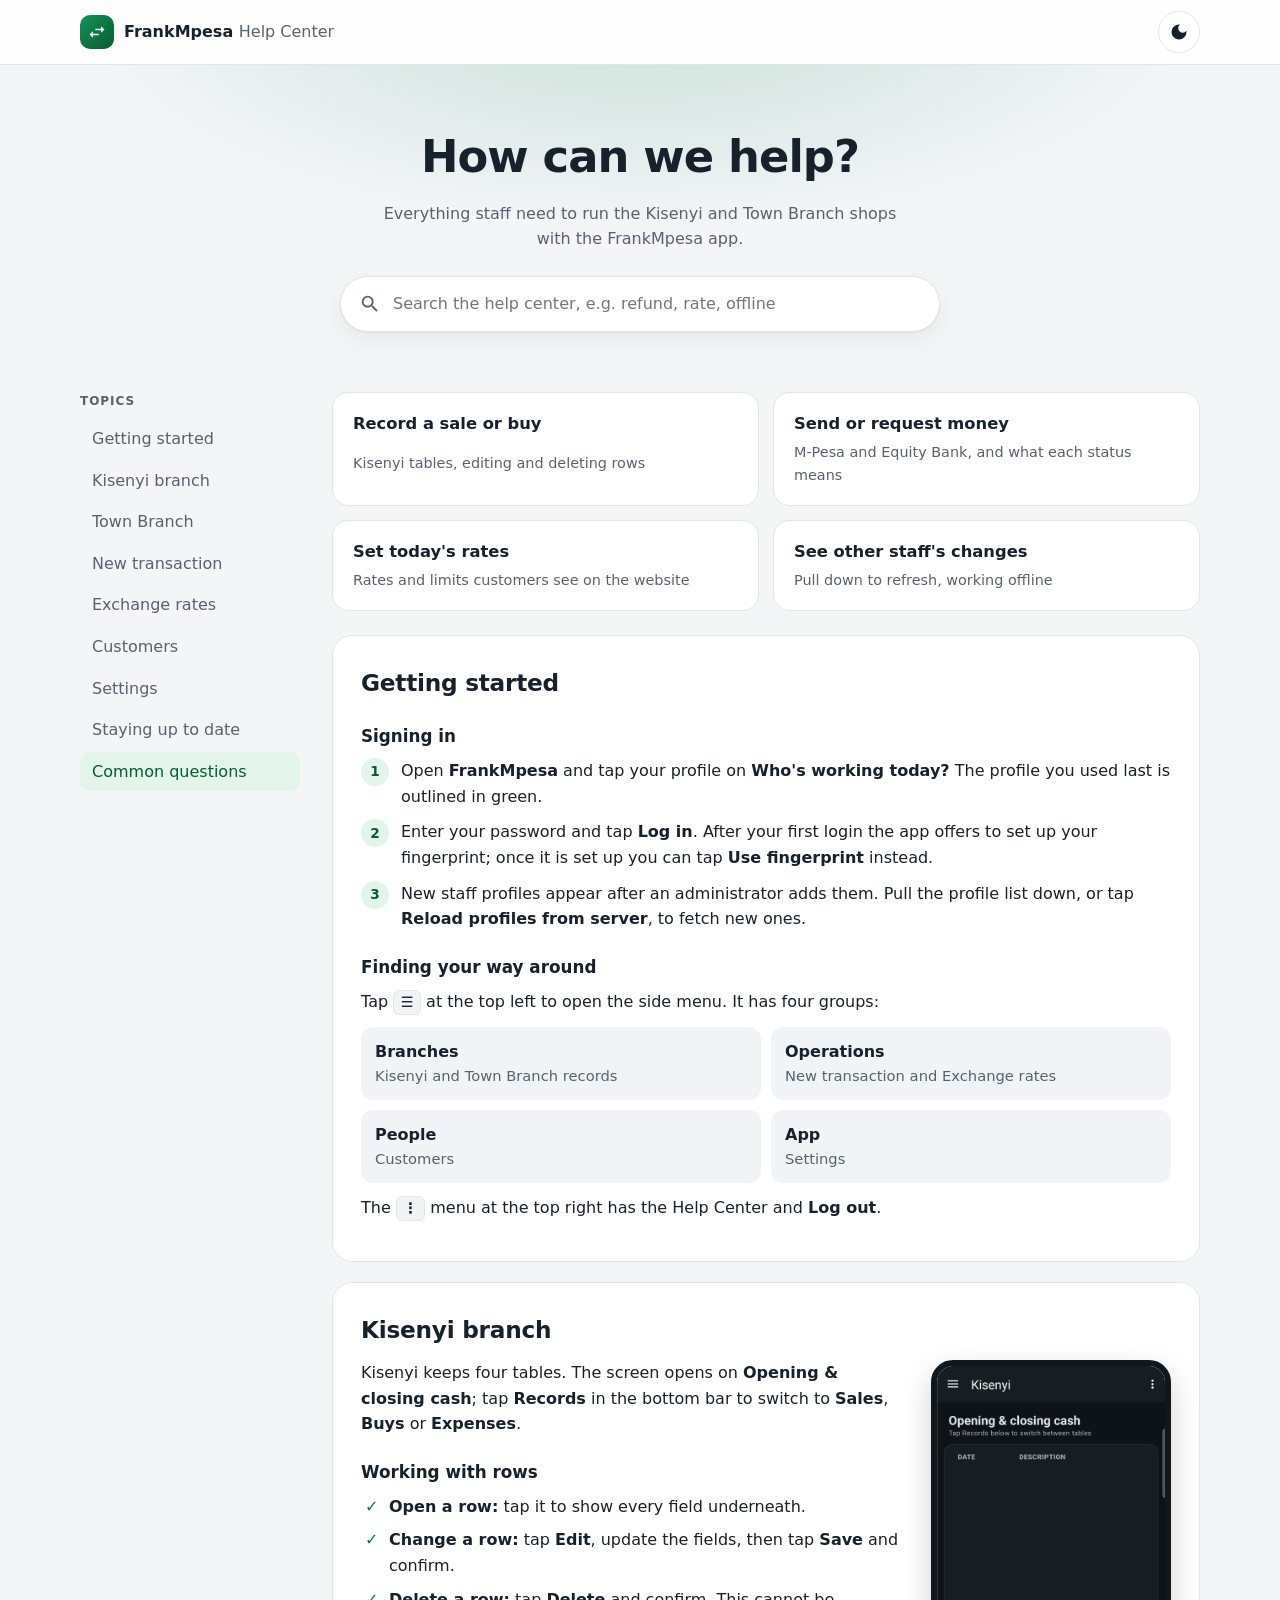
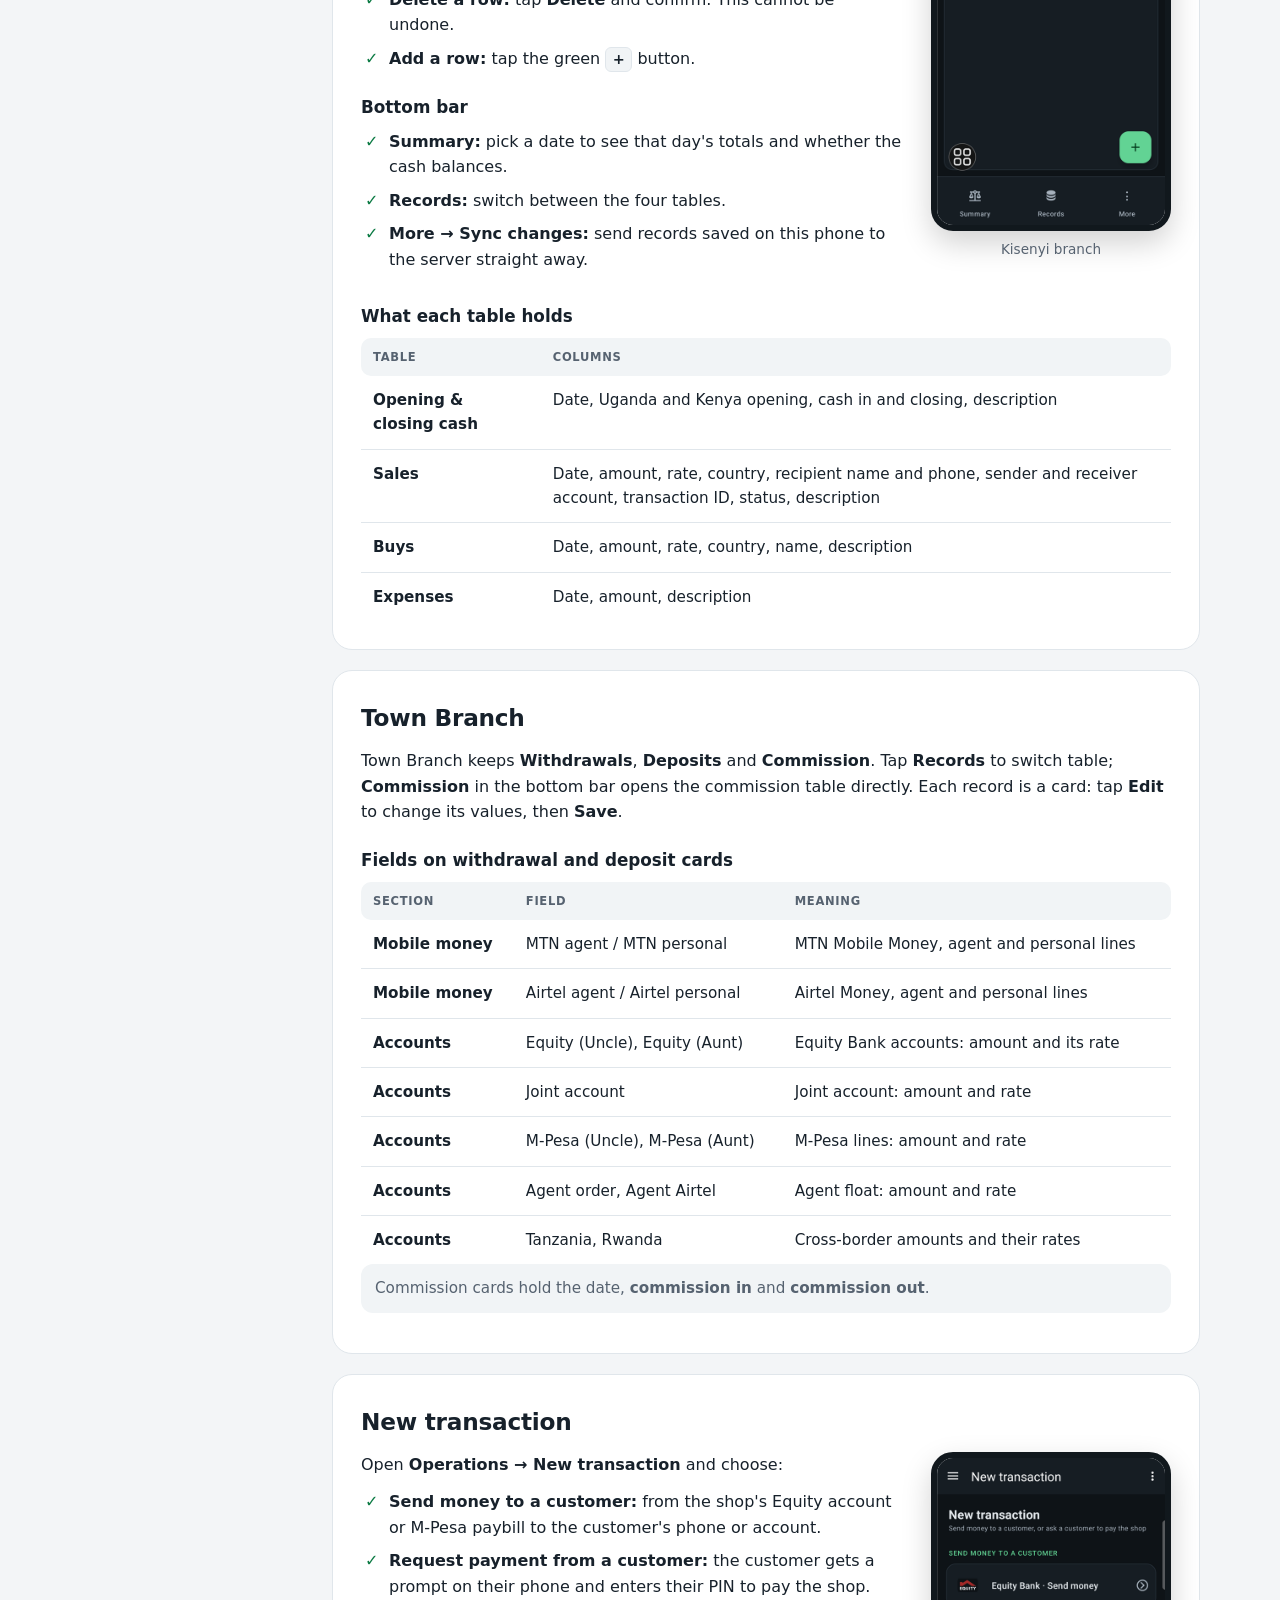
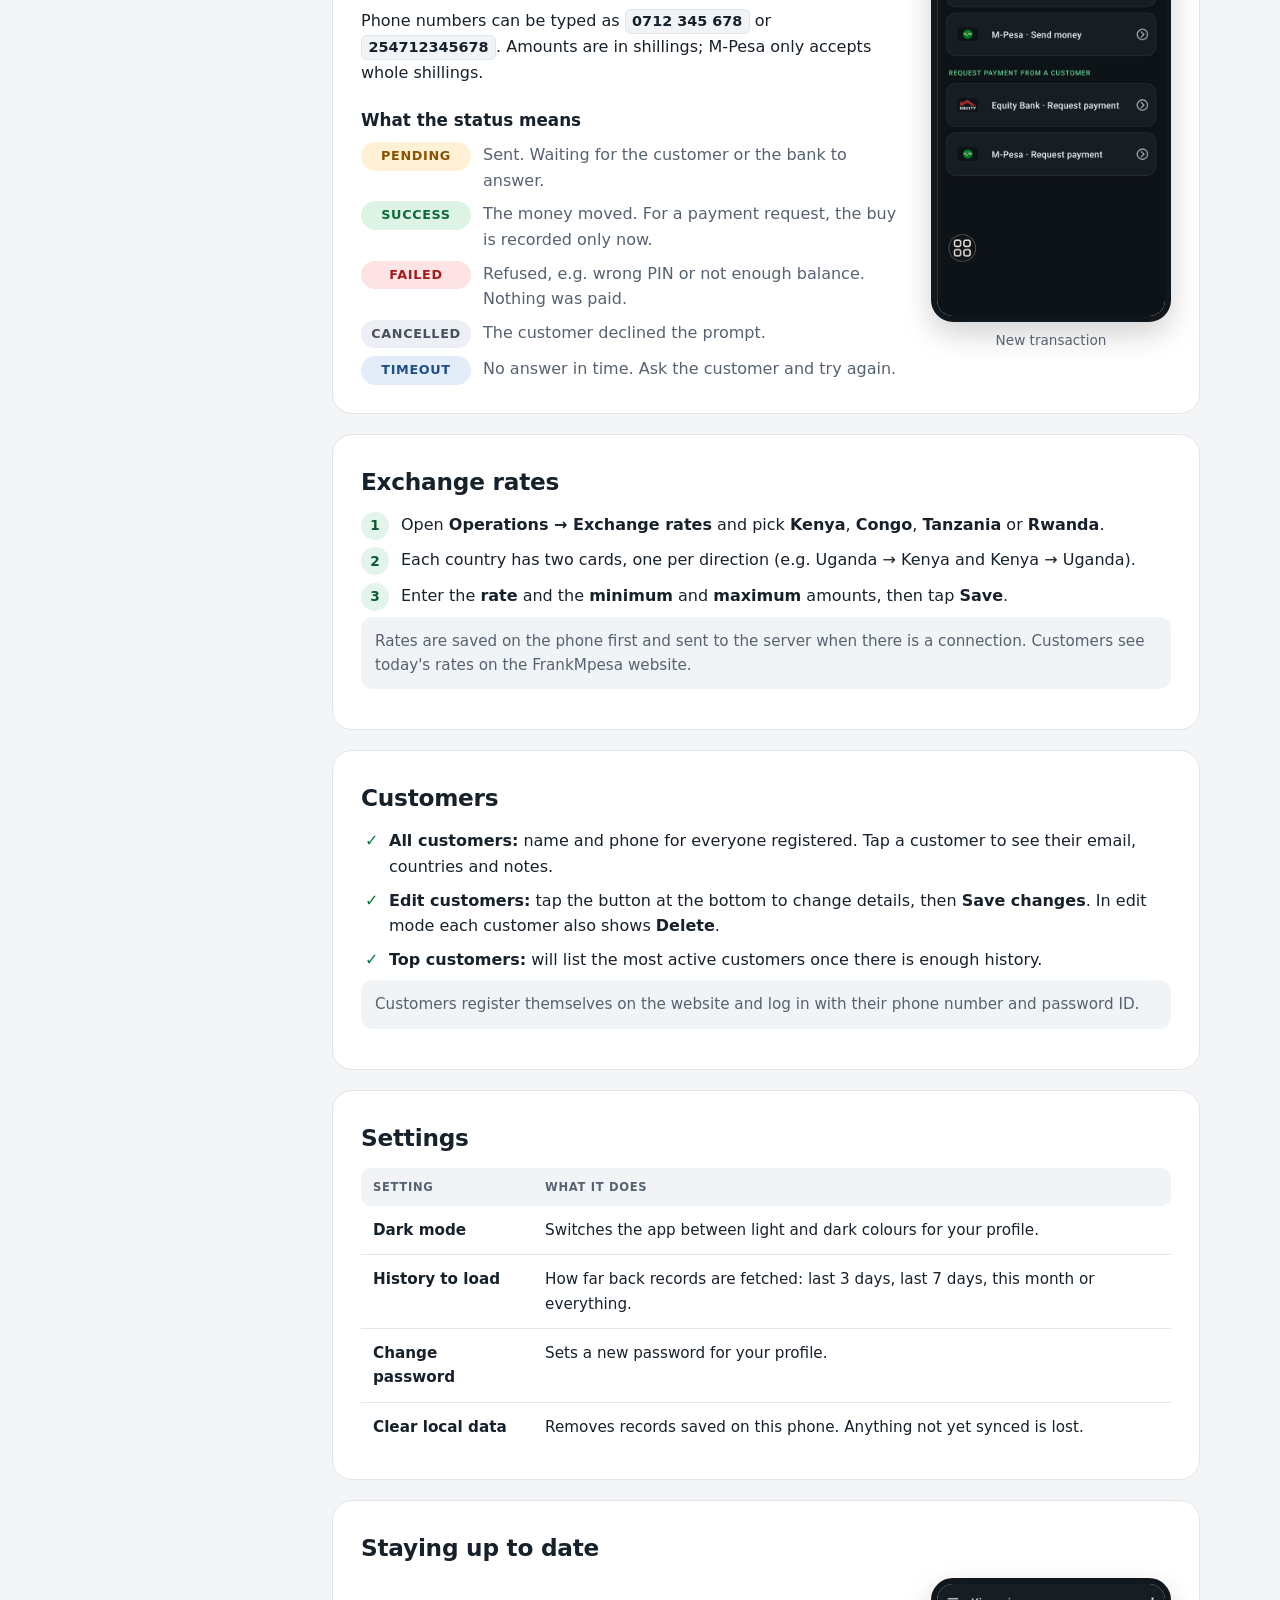
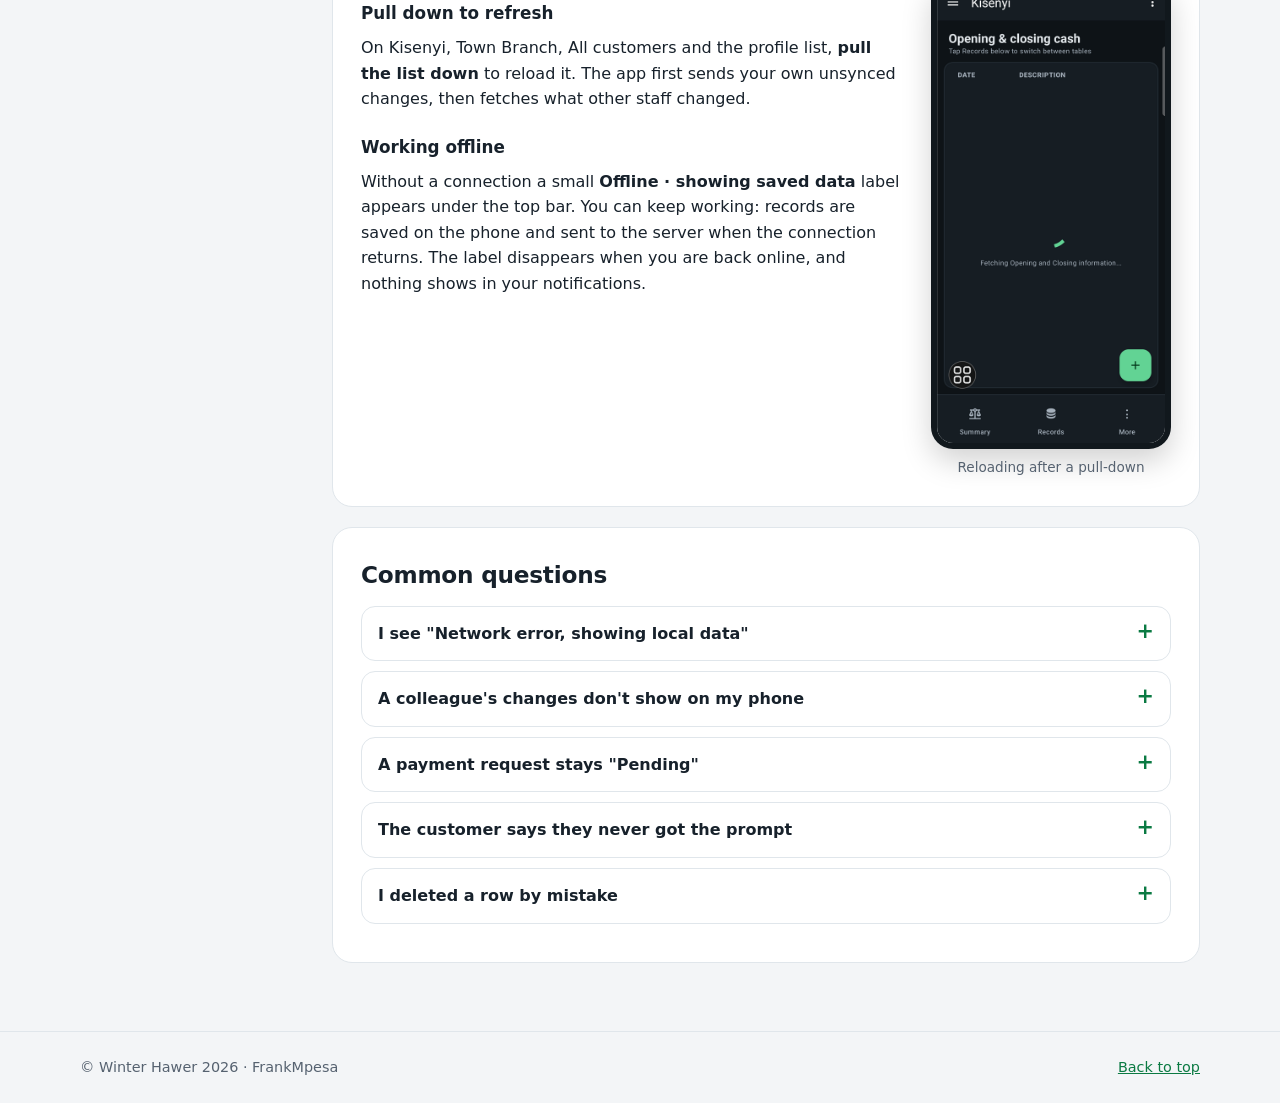
<file: index.html>
<!DOCTYPE html>
<html lang="en">
<head>
  <meta charset="utf-8">
  <meta name="viewport" content="width=device-width, initial-scale=1">
  <title>FrankMpesa Help Center</title>
  <meta name="description" content="How to use the FrankMpesa app: branches, records, transactions, rates, customers and settings.">
  <meta name="theme-color" content="#0B7A43">
  <link rel="stylesheet" href="helpcentercss.css">
</head>

<body class="light">

<header class="topbar">
  <div class="container">
    <a class="brand" href="#top">
      <span class="brand-mark" aria-hidden="true">
        <svg viewBox="0 0 24 24" fill="#fff"><path d="M6.99 11L3 15l3.99 4v-3H14v-2H6.99v-3zM21 9l-3.99-4v3H10v2h7.01v3L21 9z"/></svg>
      </span>
      <span>FrankMpesa <span class="muted">Help Center</span></span>
    </a>
    <button id="themeBtn" class="icon-btn" type="button" aria-label="Switch to dark mode">
      <svg class="icon-moon" viewBox="0 0 24 24" fill="currentColor"><path d="M12 3a9 9 0 1 0 9 9c0-.46-.04-.92-.1-1.36a5.39 5.39 0 0 1-4.4 2.26 5.4 5.4 0 0 1-3.14-9.8C12.92 3.04 12.46 3 12 3z"/></svg>
      <svg class="icon-sun" viewBox="0 0 24 24" fill="currentColor"><path d="M12 7a5 5 0 1 0 0 10 5 5 0 0 0 0-10zM2 13h2a1 1 0 0 0 0-2H2a1 1 0 0 0 0 2zm18 0h2a1 1 0 0 0 0-2h-2a1 1 0 0 0 0 2zM11 2v2a1 1 0 0 0 2 0V2a1 1 0 0 0-2 0zm0 18v2a1 1 0 0 0 2 0v-2a1 1 0 0 0-2 0zM5.99 4.58a1 1 0 1 0-1.41 1.41l1.06 1.06a1 1 0 1 0 1.41-1.41L5.99 4.58zm12.37 12.37a1 1 0 1 0-1.41 1.41l1.06 1.06a1 1 0 1 0 1.41-1.41l-1.06-1.06zm1.06-10.96a1 1 0 1 0-1.41-1.41l-1.06 1.06a1 1 0 1 0 1.41 1.41l1.06-1.06zM7.05 18.36a1 1 0 1 0-1.41-1.41l-1.06 1.06a1 1 0 1 0 1.41 1.41l1.06-1.06z"/></svg>
    </button>
  </div>
</header>

<section class="hero" id="top">
  <div class="container">
    <h1>How can we help?</h1>
    <p>Everything staff need to run the Kisenyi and Town Branch shops with the FrankMpesa app.</p>
    <label class="search">
      <svg viewBox="0 0 24 24" fill="currentColor" aria-hidden="true"><path d="M15.5 14h-.79l-.28-.27A6.47 6.47 0 0 0 16 9.5 6.5 6.5 0 1 0 9.5 16c1.61 0 3.09-.59 4.23-1.57l.27.28v.79l5 4.99L20.49 19l-4.99-5zm-6 0C7.01 14 5 11.99 5 9.5S7.01 5 9.5 5 14 7.01 14 9.5 11.99 14 9.5 14z"/></svg>
      <input id="search" type="search" placeholder="Search the help center, e.g. refund, rate, offline" aria-label="Search the help center">
    </label>
    <p id="noResults" class="no-results" hidden>No topics match your search.</p>
  </div>
</section>

<div class="container layout">
  <nav class="toc" aria-label="Topics">
    <p class="toc-title">Topics</p>
    <a href="#start">Getting started</a>
    <a href="#kisenyi">Kisenyi branch</a>
    <a href="#town">Town Branch</a>
    <a href="#transactions">New transaction</a>
    <a href="#rates">Exchange rates</a>
    <a href="#customers">Customers</a>
    <a href="#settings">Settings</a>
    <a href="#sync">Staying up to date</a>
    <a href="#faq">Common questions</a>
  </nav>

  <main>
    <!-- Quick links -->
    <div class="cards" data-topic>
      <a class="card" href="#kisenyi"><strong>Record a sale or buy</strong><span>Kisenyi tables, editing and deleting rows</span></a>
      <a class="card" href="#transactions"><strong>Send or request money</strong><span>M-Pesa and Equity Bank, and what each status means</span></a>
      <a class="card" href="#rates"><strong>Set today's rates</strong><span>Rates and limits customers see on the website</span></a>
      <a class="card" href="#sync"><strong>See other staff's changes</strong><span>Pull down to refresh, working offline</span></a>
    </div>

    <!-- Getting started -->
    <section class="topic" id="start" data-topic>
      <h2>Getting started</h2>
      <h3>Signing in</h3>
      <ol class="steps">
        <li>Open <b>FrankMpesa</b> and tap your profile on <b>Who's working today?</b> The profile you used last is outlined in green.</li>
        <li>Enter your password and tap <b>Log in</b>. After your first login the app offers to set up your fingerprint; once it is set up you can tap <b>Use fingerprint</b> instead.</li>
        <li>New staff profiles appear after an administrator adds them. Pull the profile list down, or tap <b>Reload profiles from server</b>, to fetch new ones.</li>
      </ol>
      <h3>Finding your way around</h3>
      <p>Tap <span class="kbd">☰</span> at the top left to open the side menu. It has four groups:</p>
      <ul class="pills">
        <li><b>Branches</b> Kisenyi and Town Branch records</li>
        <li><b>Operations</b> New transaction and Exchange rates</li>
        <li><b>People</b> Customers</li>
        <li><b>App</b> Settings</li>
      </ul>
      <p>The <span class="kbd">⋮</span> menu at the top right has the Help Center and <b>Log out</b>.</p>
    </section>

    <!-- Kisenyi -->
    <section class="topic" id="kisenyi" data-topic>
      <h2>Kisenyi branch</h2>
      <div class="with-shot">
        <div>
          <p>Kisenyi keeps four tables. The screen opens on <b>Opening &amp; closing cash</b>; tap <b>Records</b> in the bottom bar to switch to <b>Sales</b>, <b>Buys</b> or <b>Expenses</b>.</p>
          <h3>Working with rows</h3>
          <ul class="checks">
            <li><b>Open a row:</b> tap it to show every field underneath.</li>
            <li><b>Change a row:</b> tap <b>Edit</b>, update the fields, then tap <b>Save</b> and confirm.</li>
            <li><b>Delete a row:</b> tap <b>Delete</b> and confirm. This cannot be undone.</li>
            <li><b>Add a row:</b> tap the green <span class="kbd">+</span> button.</li>
          </ul>
          <h3>Bottom bar</h3>
          <ul class="checks">
            <li><b>Summary:</b> pick a date to see that day's totals and whether the cash balances.</li>
            <li><b>Records:</b> switch between the four tables.</li>
            <li><b>More → Sync changes:</b> send records saved on this phone to the server straight away.</li>
          </ul>
        </div>
        <figure class="shot">
          <img src="images/app/kisenyi.png" alt="Kisenyi screen with the records card and the Summary, Records and More buttons" loading="lazy">
          <figcaption>Kisenyi branch</figcaption>
        </figure>
      </div>

      <h3>What each table holds</h3>
      <div class="table-wrap">
        <table>
          <thead><tr><th>Table</th><th>Columns</th></tr></thead>
          <tbody>
            <tr><td data-label="Table">Opening &amp; closing cash</td><td data-label="Columns">Date, Uganda and Kenya opening, cash in and closing, description</td></tr>
            <tr><td data-label="Table">Sales</td><td data-label="Columns">Date, amount, rate, country, recipient name and phone, sender and receiver account, transaction ID, status, description</td></tr>
            <tr><td data-label="Table">Buys</td><td data-label="Columns">Date, amount, rate, country, name, description</td></tr>
            <tr><td data-label="Table">Expenses</td><td data-label="Columns">Date, amount, description</td></tr>
          </tbody>
        </table>
      </div>
    </section>

    <!-- Town -->
    <section class="topic" id="town" data-topic>
      <h2>Town Branch</h2>
      <p>Town Branch keeps <b>Withdrawals</b>, <b>Deposits</b> and <b>Commission</b>. Tap <b>Records</b> to switch table; <b>Commission</b> in the bottom bar opens the commission table directly. Each record is a card: tap <b>Edit</b> to change its values, then <b>Save</b>.</p>
      <h3>Fields on withdrawal and deposit cards</h3>
      <div class="table-wrap">
        <table>
          <thead><tr><th>Section</th><th>Field</th><th>Meaning</th></tr></thead>
          <tbody>
            <tr><td data-label="Section">Mobile money</td><td data-label="Field">MTN agent / MTN personal</td><td data-label="Meaning">MTN Mobile Money, agent and personal lines</td></tr>
            <tr><td data-label="Section">Mobile money</td><td data-label="Field">Airtel agent / Airtel personal</td><td data-label="Meaning">Airtel Money, agent and personal lines</td></tr>
            <tr><td data-label="Section">Accounts</td><td data-label="Field">Equity (Uncle), Equity (Aunt)</td><td data-label="Meaning">Equity Bank accounts: amount and its rate</td></tr>
            <tr><td data-label="Section">Accounts</td><td data-label="Field">Joint account</td><td data-label="Meaning">Joint account: amount and rate</td></tr>
            <tr><td data-label="Section">Accounts</td><td data-label="Field">M-Pesa (Uncle), M-Pesa (Aunt)</td><td data-label="Meaning">M-Pesa lines: amount and rate</td></tr>
            <tr><td data-label="Section">Accounts</td><td data-label="Field">Agent order, Agent Airtel</td><td data-label="Meaning">Agent float: amount and rate</td></tr>
            <tr><td data-label="Section">Accounts</td><td data-label="Field">Tanzania, Rwanda</td><td data-label="Meaning">Cross-border amounts and their rates</td></tr>
          </tbody>
        </table>
      </div>
      <p class="note">Commission cards hold the date, <b>commission in</b> and <b>commission out</b>.</p>
    </section>

    <!-- Transactions -->
    <section class="topic" id="transactions" data-topic>
      <h2>New transaction</h2>
      <div class="with-shot">
        <div>
          <p>Open <b>Operations → New transaction</b> and choose:</p>
          <ul class="checks">
            <li><b>Send money to a customer:</b> from the shop's Equity account or M-Pesa paybill to the customer's phone or account.</li>
            <li><b>Request payment from a customer:</b> the customer gets a prompt on their phone and enters their PIN to pay the shop.</li>
          </ul>
          <p>Phone numbers can be typed as <span class="kbd">0712 345 678</span> or <span class="kbd">254712345678</span>. Amounts are in shillings; M-Pesa only accepts whole shillings.</p>
          <h3>What the status means</h3>
          <dl class="statuses">
            <div><dt class="s-pending">Pending</dt><dd>Sent. Waiting for the customer or the bank to answer.</dd></div>
            <div><dt class="s-success">Success</dt><dd>The money moved. For a payment request, the buy is recorded only now.</dd></div>
            <div><dt class="s-failed">Failed</dt><dd>Refused, e.g. wrong PIN or not enough balance. Nothing was paid.</dd></div>
            <div><dt class="s-cancelled">Cancelled</dt><dd>The customer declined the prompt.</dd></div>
            <div><dt class="s-timeout">Timeout</dt><dd>No answer in time. Ask the customer and try again.</dd></div>
          </dl>
        </div>
        <figure class="shot">
          <img src="images/app/new-transaction.png" alt="New transaction screen listing Equity Bank and M-Pesa send money and request payment options" loading="lazy">
          <figcaption>New transaction</figcaption>
        </figure>
      </div>
    </section>

    <!-- Rates -->
    <section class="topic" id="rates" data-topic>
      <h2>Exchange rates</h2>
      <ol class="steps">
        <li>Open <b>Operations → Exchange rates</b> and pick <b>Kenya</b>, <b>Congo</b>, <b>Tanzania</b> or <b>Rwanda</b>.</li>
        <li>Each country has two cards, one per direction (e.g. Uganda → Kenya and Kenya → Uganda).</li>
        <li>Enter the <b>rate</b> and the <b>minimum</b> and <b>maximum</b> amounts, then tap <b>Save</b>.</li>
      </ol>
      <p class="note">Rates are saved on the phone first and sent to the server when there is a connection. Customers see today's rates on the FrankMpesa website.</p>
    </section>

    <!-- Customers -->
    <section class="topic" id="customers" data-topic>
      <h2>Customers</h2>
      <ul class="checks">
        <li><b>All customers:</b> name and phone for everyone registered. Tap a customer to see their email, countries and notes.</li>
        <li><b>Edit customers:</b> tap the button at the bottom to change details, then <b>Save changes</b>. In edit mode each customer also shows <b>Delete</b>.</li>
        <li><b>Top customers:</b> will list the most active customers once there is enough history.</li>
      </ul>
      <p class="note">Customers register themselves on the website and log in with their phone number and password ID.</p>
    </section>

    <!-- Settings -->
    <section class="topic" id="settings" data-topic>
      <h2>Settings</h2>
      <div class="table-wrap">
        <table>
          <thead><tr><th>Setting</th><th>What it does</th></tr></thead>
          <tbody>
            <tr><td data-label="Setting">Dark mode</td><td data-label="What it does">Switches the app between light and dark colours for your profile.</td></tr>
            <tr><td data-label="Setting">History to load</td><td data-label="What it does">How far back records are fetched: last 3 days, last 7 days, this month or everything.</td></tr>
            <tr><td data-label="Setting">Change password</td><td data-label="What it does">Sets a new password for your profile.</td></tr>
            <tr><td data-label="Setting">Clear local data</td><td data-label="What it does">Removes records saved on this phone. Anything not yet synced is lost.</td></tr>
          </tbody>
        </table>
      </div>
    </section>

    <!-- Sync -->
    <section class="topic" id="sync" data-topic>
      <h2>Staying up to date</h2>
      <div class="with-shot">
        <div>
          <h3>Pull down to refresh</h3>
          <p>On Kisenyi, Town Branch, All customers and the profile list, <b>pull the list down</b> to reload it. The app first sends your own unsynced changes, then fetches what other staff changed.</p>
          <h3>Working offline</h3>
          <p>Without a connection a small <b>Offline · showing saved data</b> label appears under the top bar. You can keep working: records are saved on the phone and sent to the server when the connection returns. The label disappears when you are back online, and nothing shows in your notifications.</p>
        </div>
        <figure class="shot">
          <img src="images/app/pull-to-refresh.png" alt="Kisenyi records card reloading after pulling down" loading="lazy">
          <figcaption>Reloading after a pull-down</figcaption>
        </figure>
      </div>
    </section>

    <!-- FAQ -->
    <section class="topic" id="faq" data-topic>
      <h2>Common questions</h2>
      <details>
        <summary>I see "Network error, showing local data"</summary>
        <p>The phone has internet but could not reach the FrankMpesa server. The screen shows what is saved on the phone. Try again in a moment, or ask the administrator to check that the server is running.</p>
      </details>
      <details>
        <summary>A colleague's changes don't show on my phone</summary>
        <p>Pull the list down to refresh. If you changed <b>History to load</b> in Settings, older records outside that range are not fetched.</p>
      </details>
      <details>
        <summary>A payment request stays "Pending"</summary>
        <p>The customer has not answered the prompt yet, or the result is delayed. Results usually arrive within a minute. If it stays pending, ask the customer whether they paid before sending another request.</p>
      </details>
      <details>
        <summary>The customer says they never got the prompt</summary>
        <p>Check the phone number and the network (Safaricom or Equitel). Prompts only reach phones that are switched on and have network.</p>
      </details>
      <details>
        <summary>I deleted a row by mistake</summary>
        <p>Deleted rows cannot be restored from the app. Add the row again with the <span class="kbd">+</span> button.</p>
      </details>
    </section>
  </main>
</div>

<footer>
  <div class="container">
    <span>&copy; Winter Hawer 2026 · FrankMpesa</span>
    <a href="#top">Back to top</a>
  </div>
</footer>

<button id="backToTop" type="button" aria-label="Back to top">↑</button>
<script src="helpcenterjs.js"></script>
</body>
</html>
</file>
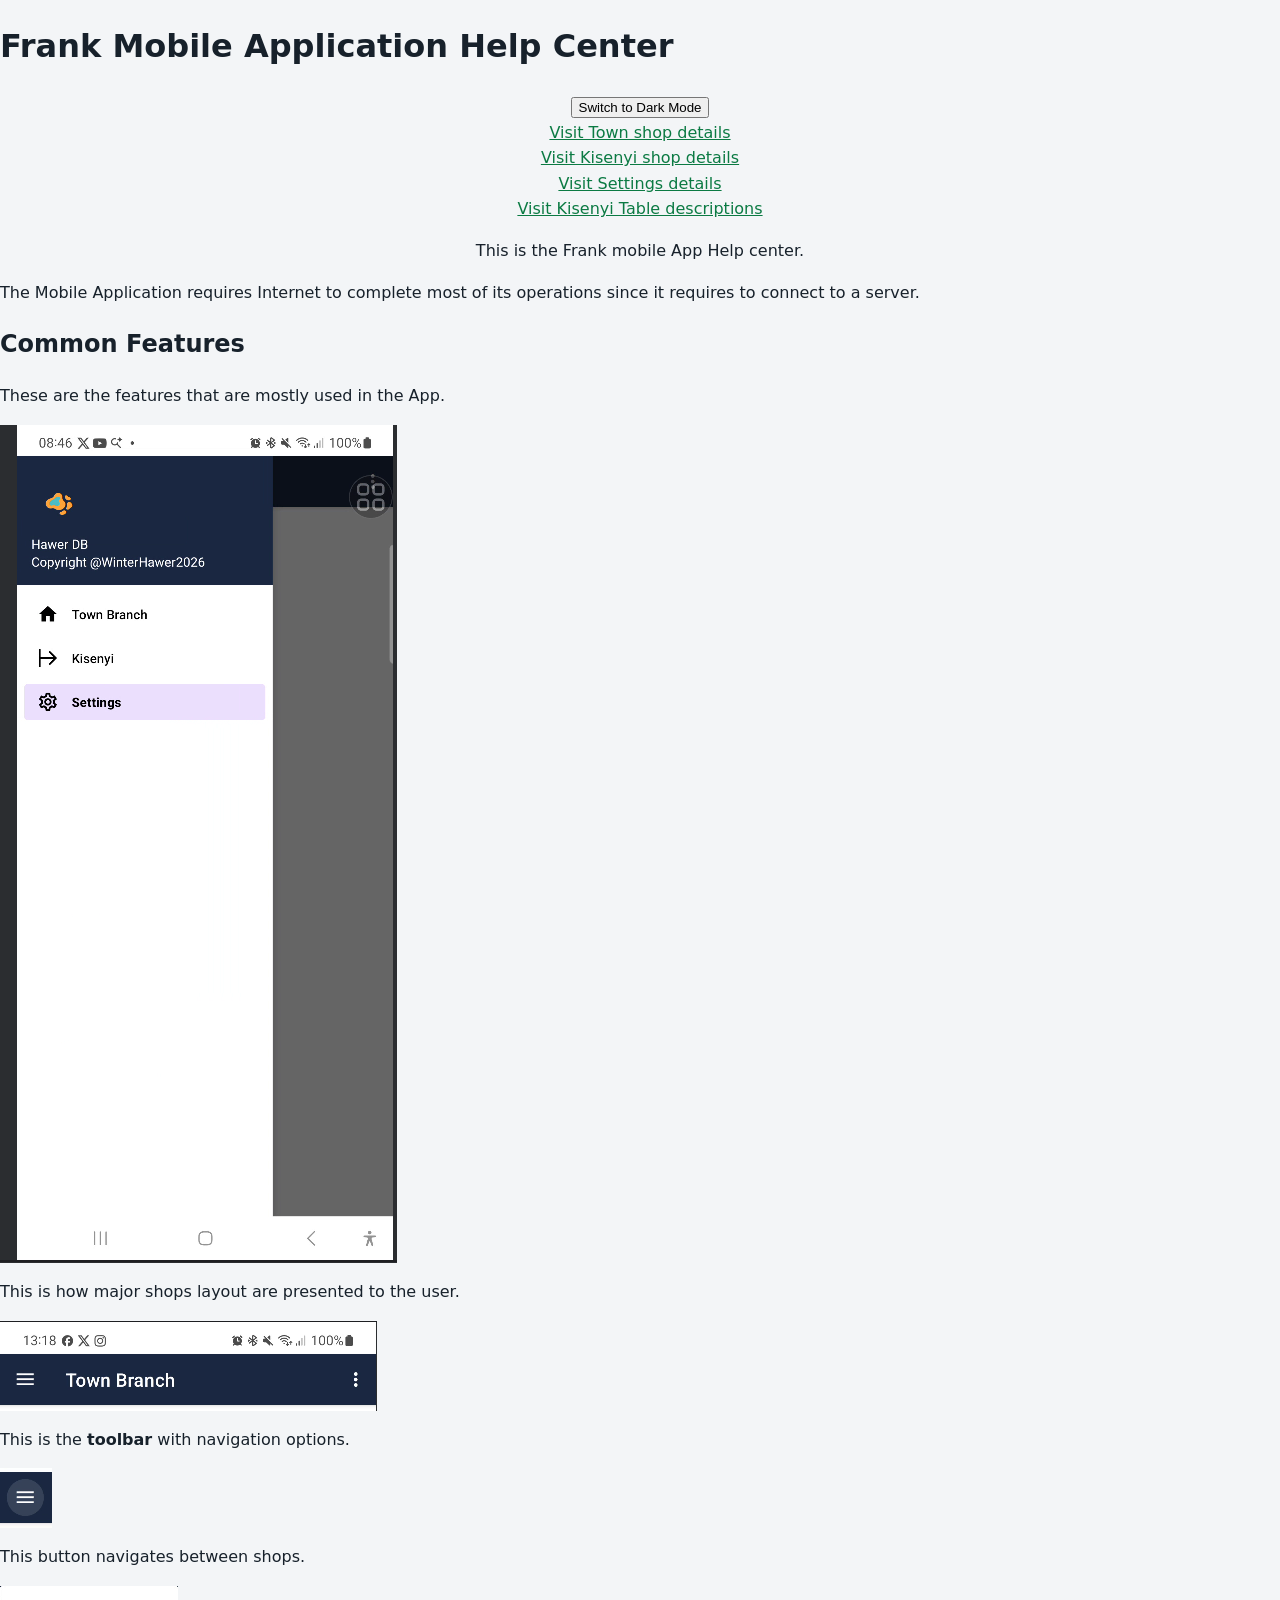
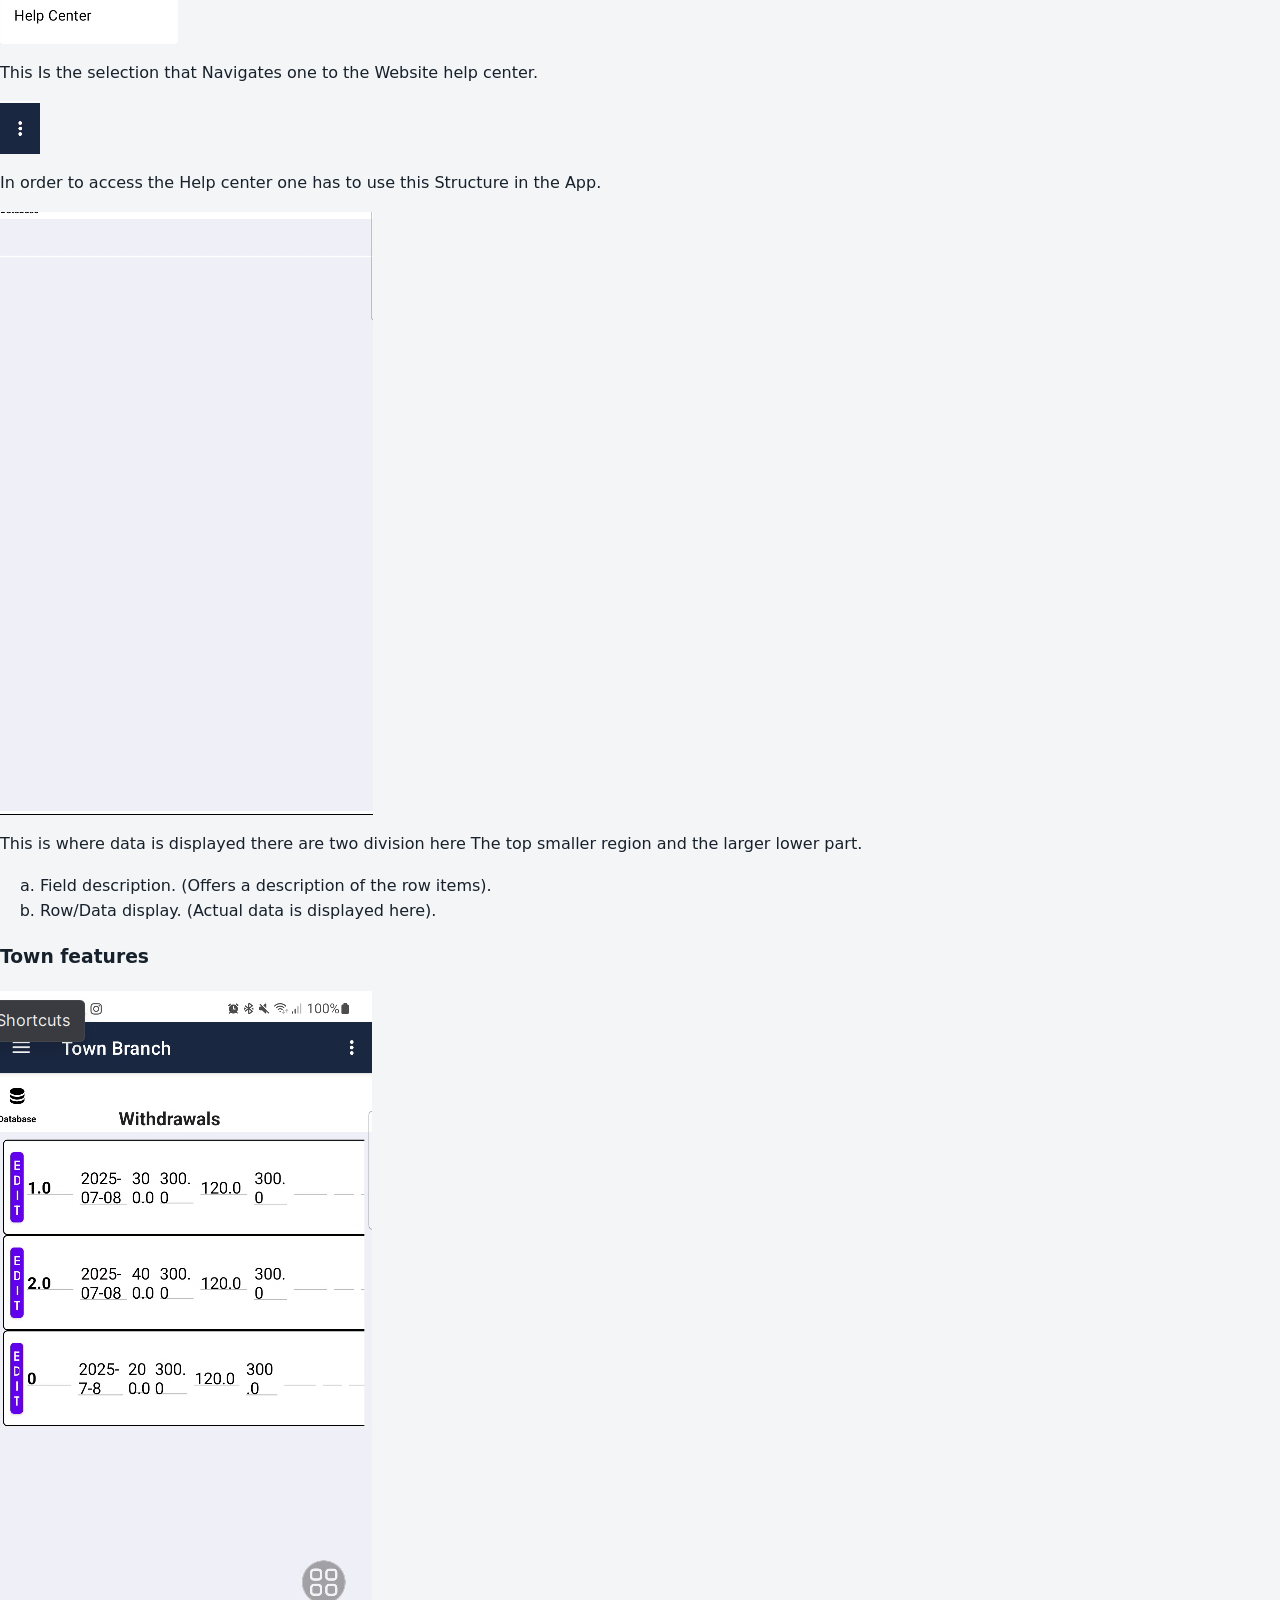
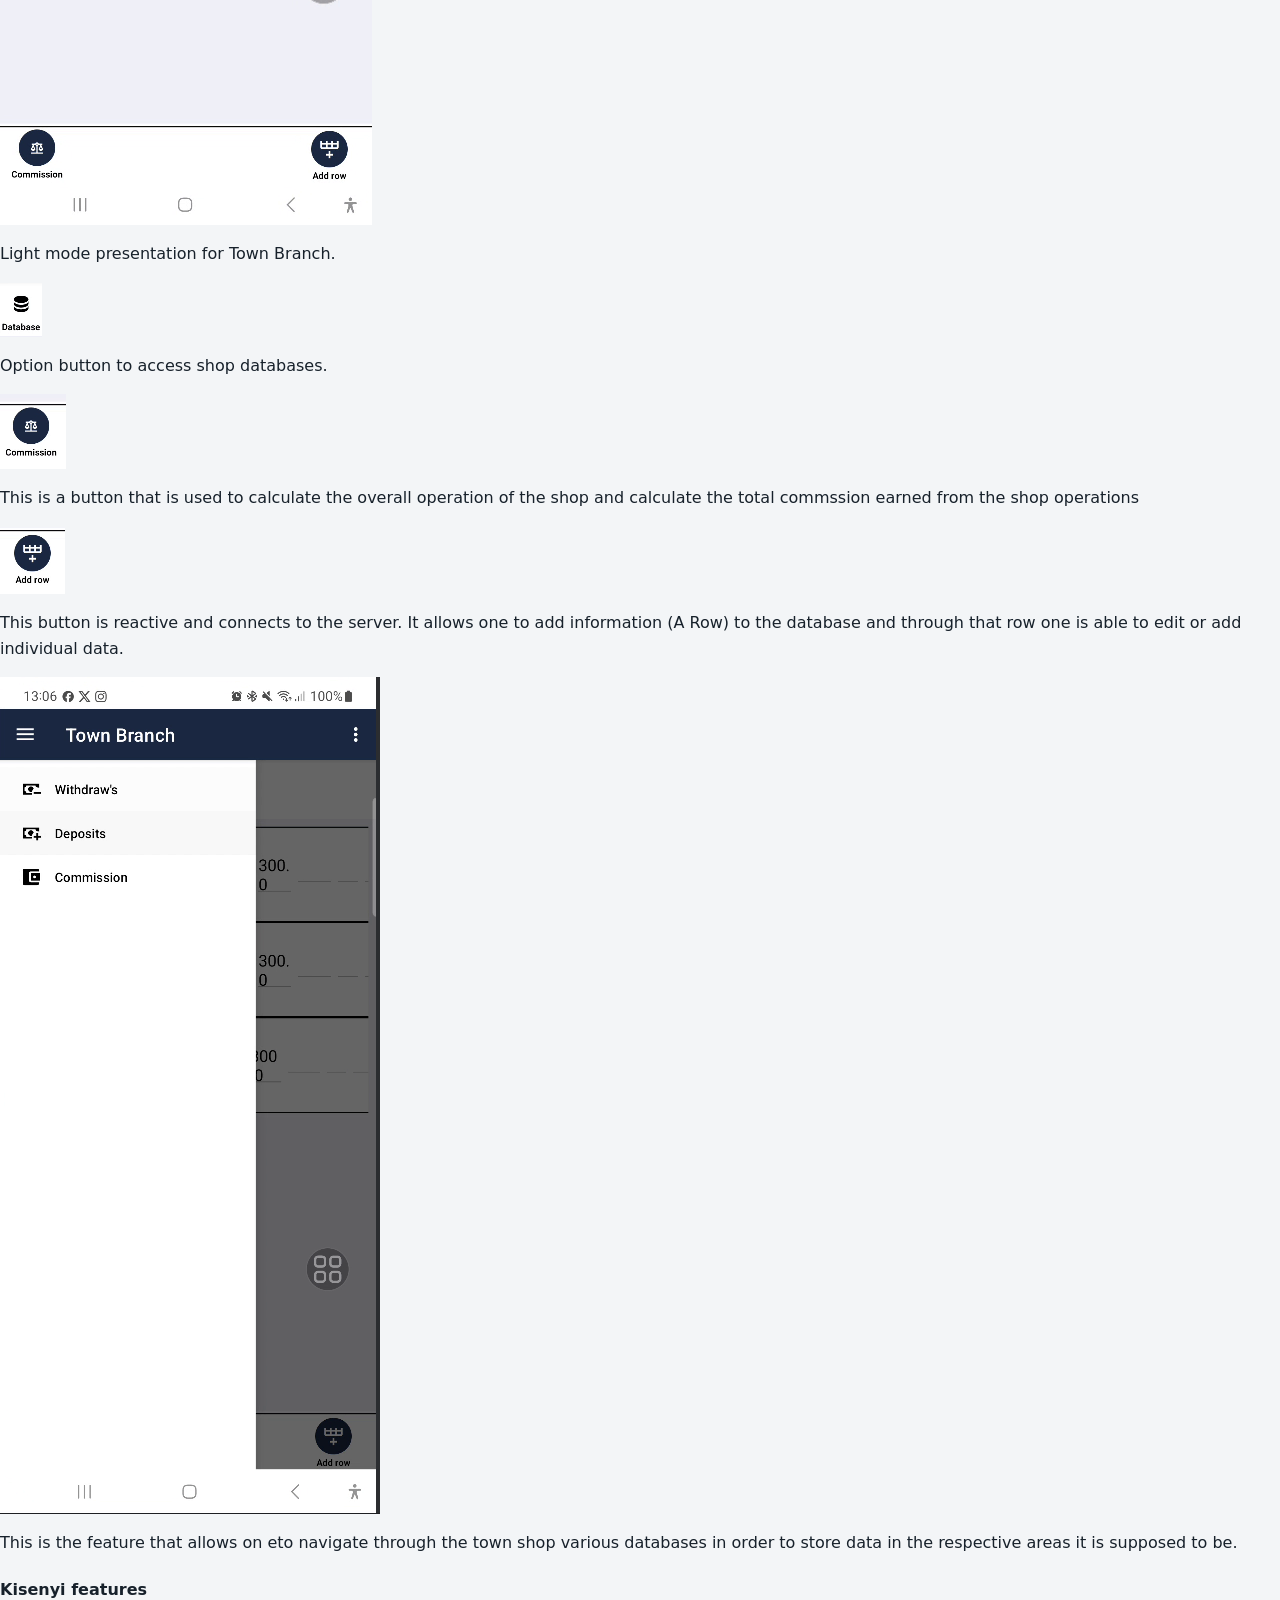
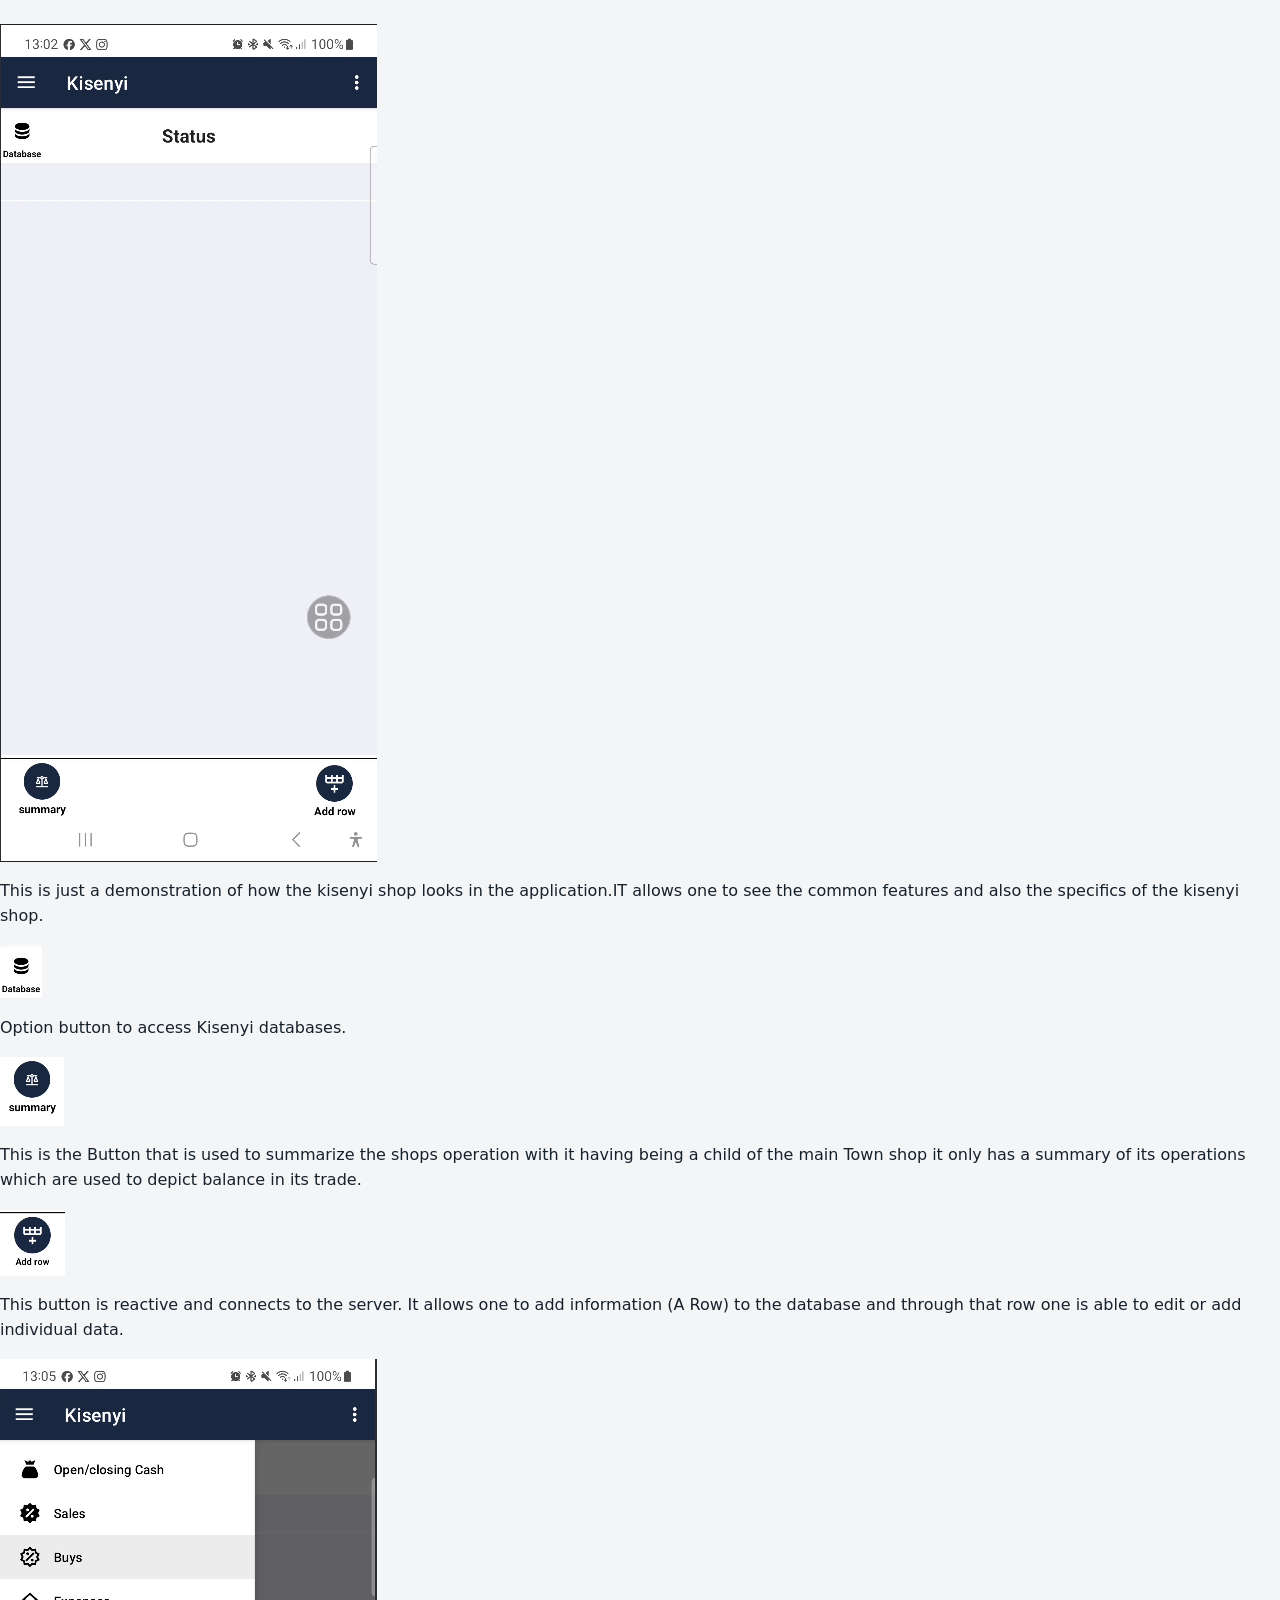
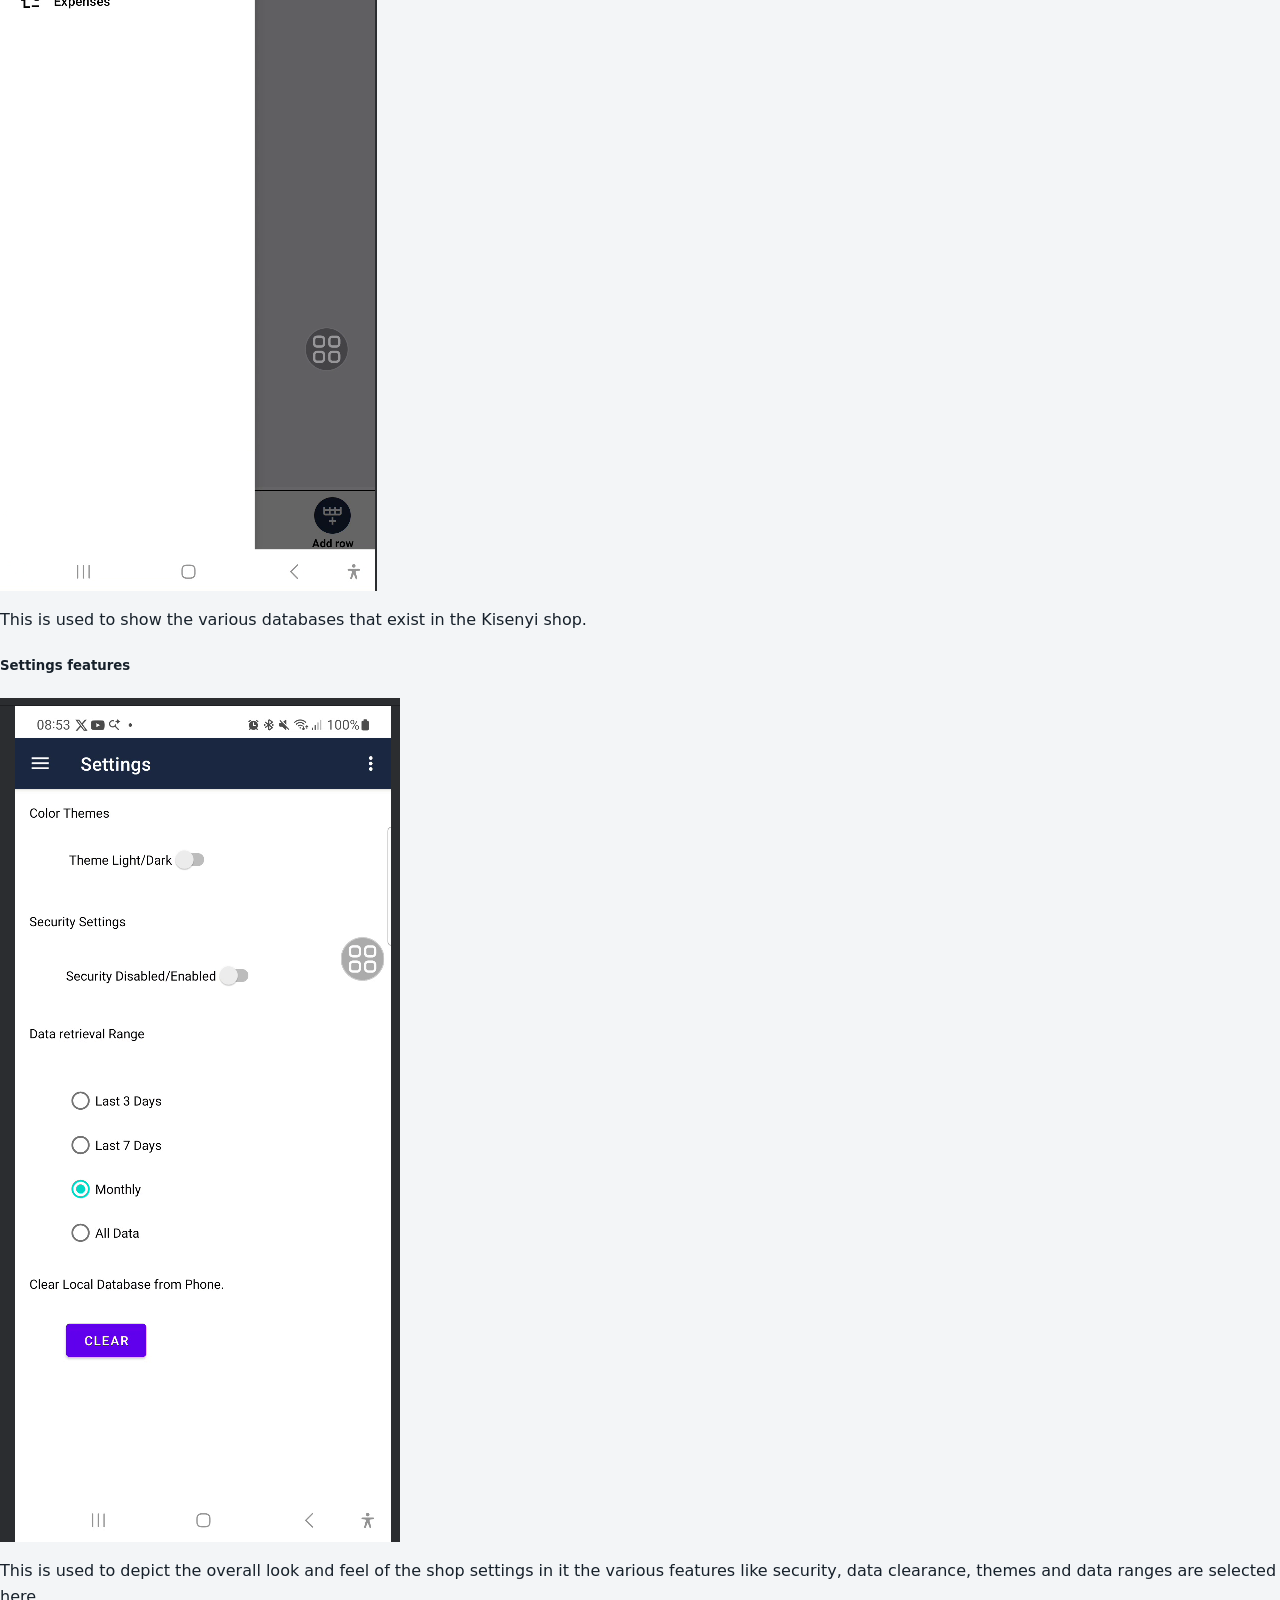
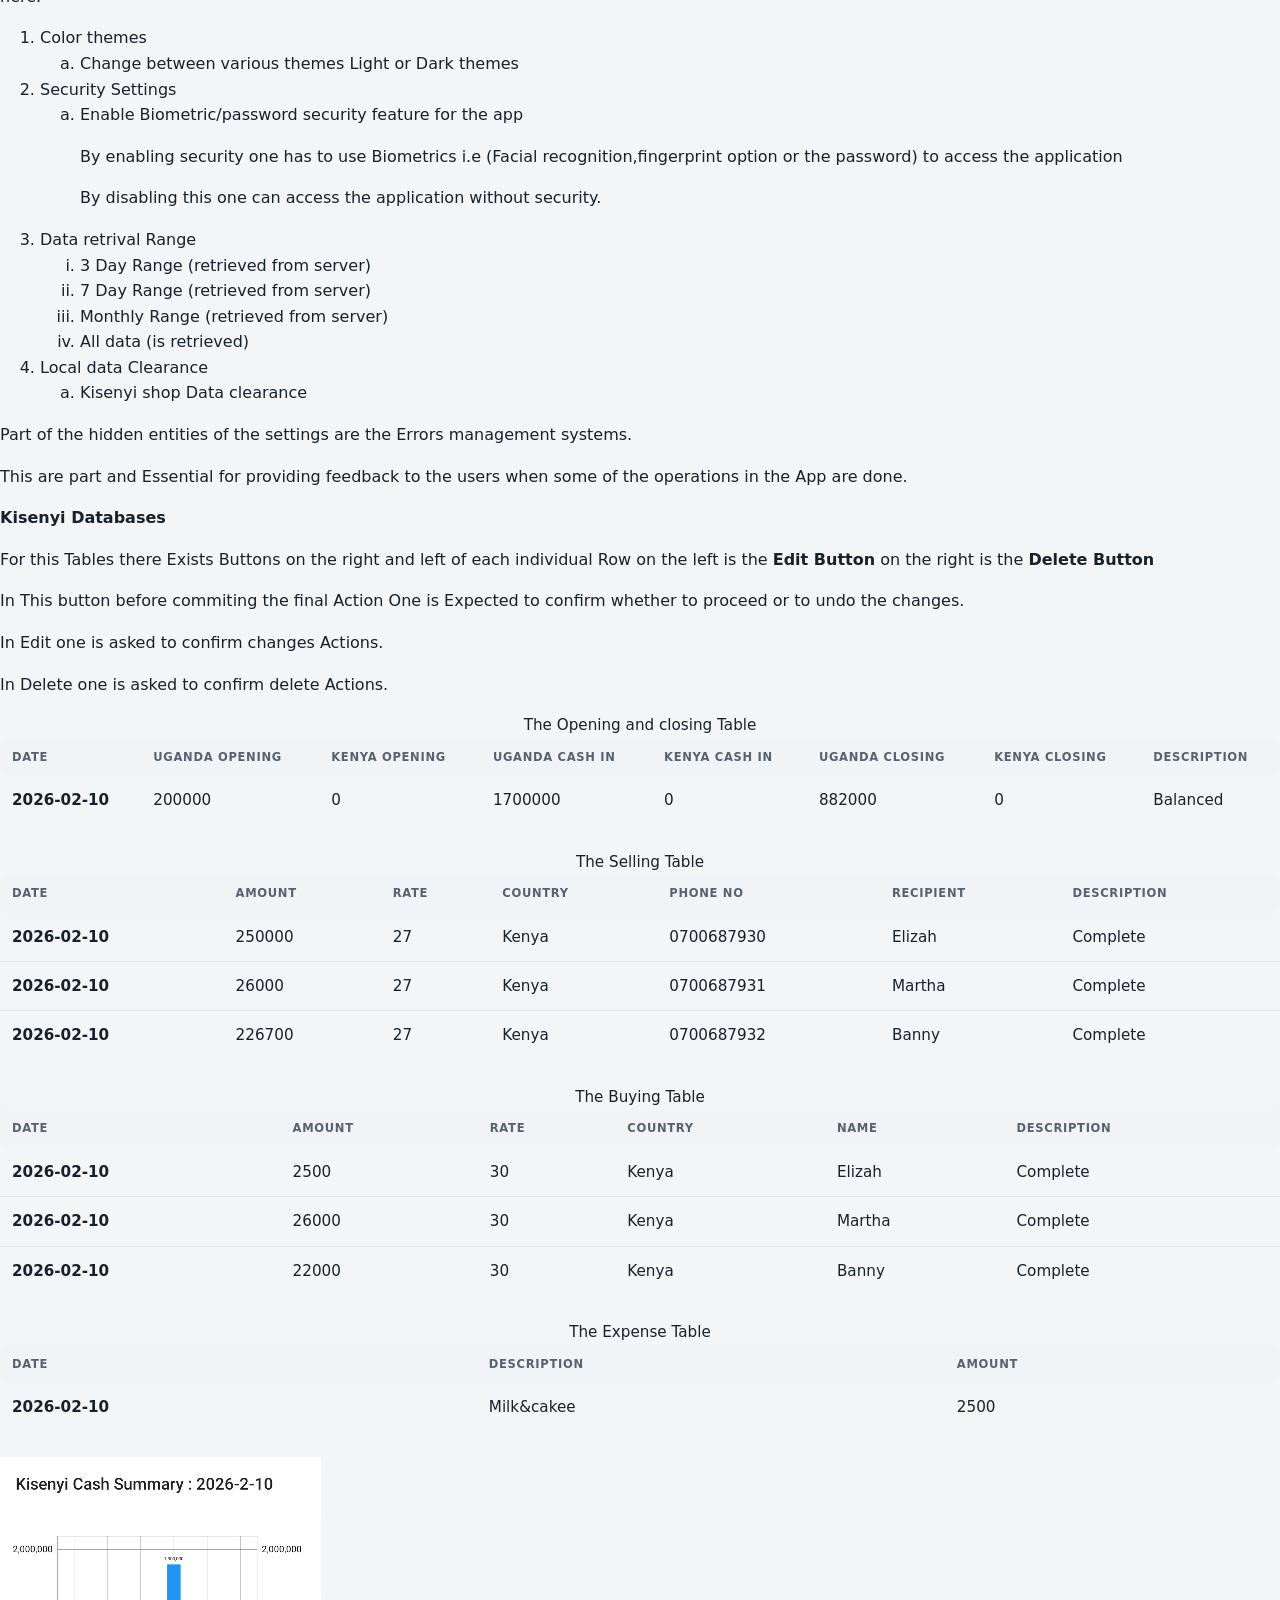
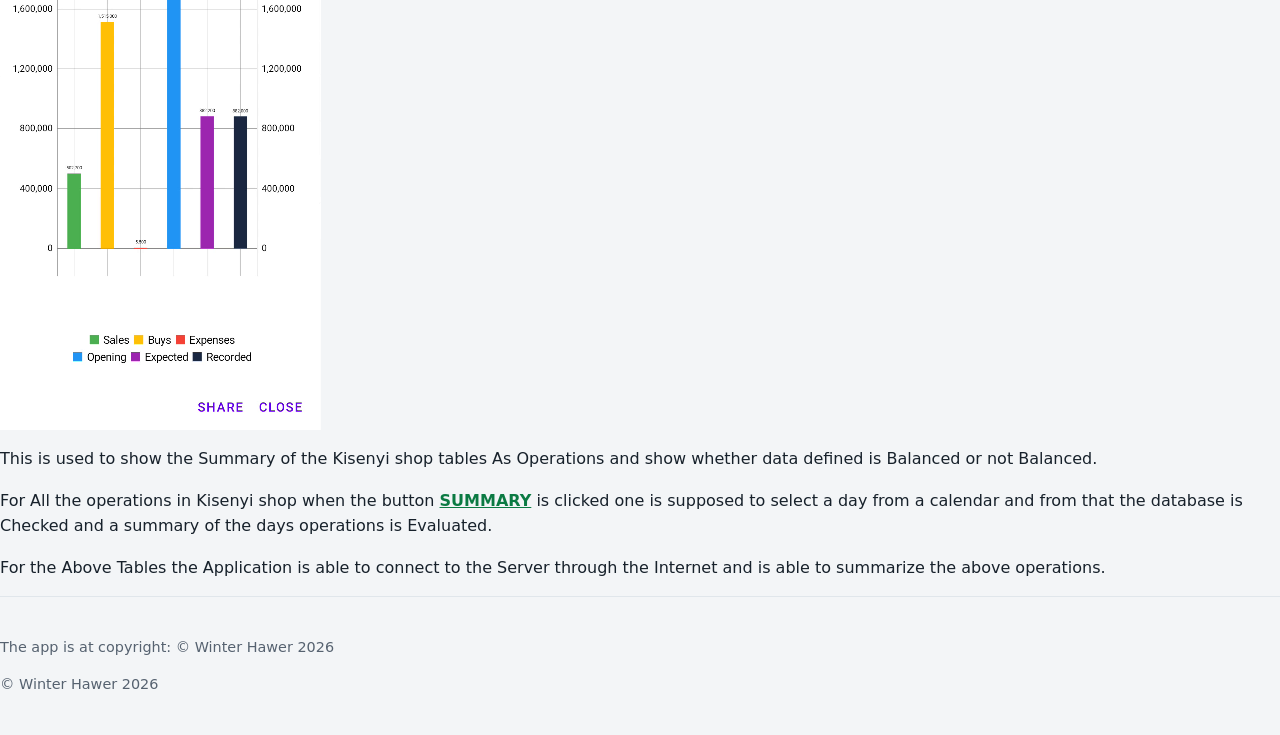
<file: helpcenter.html>
<!DOCTYPE html>
<html lang="en">
<head>
  <meta charset="utf-8">
  <meta name="viewport" content="width=device-width, initial-scale=1">
  <title>Help</title>
  <link rel="stylesheet" href="helpcentercss.css"> 
</head>

<body class="light">

<header>

    <h1>Frank Mobile Application Help Center</h1>
      <center>
    <button id="themeBtn">Switch to Dark Mode</button>
  </center>
</header>

<center>
<a href="#townsection">Visit Town shop details</a><br>
<a href="#kisenyisection">Visit Kisenyi shop details</a><br>
<a href="#settingssection">Visit Settings details</a><br>
<a href="#kisenyitablessection">Visit Kisenyi Table descriptions</a><br>
</center>

<center> <p>This is the Frank mobile App Help center.</p> </center>
<p>The Mobile Application requires Internet to complete most of its operations since it requires to connect to a server.</p>

<main>
  <div class="common">
    <h2>Common Features</h2>
    <p>These are the features that are mostly used in the App.</p>
    <div class="image-text">
      <img src="images/main option light.png"
           data-light="images/main option light.png"
           data-dark="images/main option dark.png"
           alt="Main option">
      <p>This is how major shops layout are presented to the user.</p>
    </div>


    <div class="image-text">
      <img src="images/toolbar.png"
           data-light="images/toolbar.png"
           data-dark="images/toolbar dark.png"
           alt="Toolbar">
      <p>This is the <b>toolbar</b> with navigation options.</p>
    </div>

  <div class="image-text">
      <img src="images/shops navigation.png"
           data-light="images/shops navigation.png"
           data-dark="images/shops navigation dark.png"
           alt="Shops navigation">
      <p>This button navigates between shops.</p>
    </div>


  <div class="image-text">
      <img src="images/helpcenter_light.png"
           data-light="images/helpcenter_light.png"
           data-dark="images/helpcenter_dark.png"
           alt="Shops navigation">
      <p>This Is the selection that Navigates one to the Website help center.</p>
    </div>

      <div class="image-text">
      <img src="images/helpcenter_access_light.png"
           data-light="images/helpcenter_access_light.png"
           data-dark="images/helpcenter_access_dark.png"
           alt="Shops navigation">
      <p>In order to access the Help center one has to use this Structure in the App.</p>
    </div>

    <div class="image-text">
      <img src="images/recycler_light.png"
           data-light="images/recycler_light.png"
           data-dark="images/recycler_dark.png"
           alt="Shops navigation">
      <p>This is where data is displayed there are two division here The top smaller region and the larger lower part.</p>
      <ol type="a">
        <li>Field description. (Offers a description of the row items).</li>
        <li>Row/Data display. (Actual data is displayed here).</li>
      </ol>
    </div>
  
  </div>



  <div class="townindividual" id="townsection">
    <h3>Town features</h3>
    <div class="image-text">
      <img src="images/town_light entry.png"
           data-light="images/town_light entry.png"
           data-dark="images/town entry.png"
           alt="Town entry">
      <p>Light mode presentation for Town Branch.</p>
    </div>

    <div class="image-text">
      <img src="images/databases.png"
           data-light="images/databases.png"
           data-dark="images/databases dark.png"
           alt="Databases">
      <p>Option button to access shop databases.</p>
    </div>

    <div class="image-text">
      <img src="images/commission.png"
           data-light="images/commission.png"
           data-dark="images/commission dark.png"
           alt="Commission">
           <p>This is a button that is used to calculate the overall operation of the shop and calculate the total commssion earned from the shop operations</p>
    </div>

    <div class="image-text">
      <img src="images/add row.png"
           data-light="images/add row.png"
           data-dark="images/add row dark.png"
           alt="Add row">
           <p>This button is reactive and connects to the server. It allows one to add information (A Row) to the database and through that row one is able to edit or add individual data.</p>
    </div>

    <div class="image-text">
      <img src="images/town option light.png"
           data-light="images/town option light.png"
           data-dark="images/town option dark.png"
           alt="Town option">
           <p>This is the feature that allows on eto navigate through the town shop various databases in order to store data in the respective areas it is supposed to be.</p>
    </div>
  </div>



  <div class="kisenyiindividual" id="kisenyisection">
    <h4>Kisenyi features</h4>
    <div class="image-text">
      <img src="images/kisenyi_light entry.png"
           data-light="images/kisenyi_light entry.png"
           data-dark="images/kisenyi entry.png"
           alt="Kisenyi entry">
           <p>This is just a demonstration of how the kisenyi shop looks in the application.IT allows one to see the common features and also the specifics of the kisenyi shop.</p>
    </div>

    <div class="image-text">
      <img src="images/databases.png"
           data-light="images/databases.png"
           data-dark="images/databases dark.png"
           alt="Databases Kisenyi">
      <p>Option button to access Kisenyi databases.</p>
    </div>

    <div class="image-text">
      <img src="images/summary.png"
           data-light="images/summary.png"
           data-dark="images/summary dark.png"
           alt="Summary" id="summarybtn">
           <p>This is the Button that is used to summarize the shops operation with it having being a child of the main Town shop it only has a summary of its operations which are used to depict balance in its trade.</p>
    </div>

    <div class="image-text">
      <img src="images/add row.png"
           data-light="images/add row.png"
           data-dark="images/add row dark.png"
           alt="Add row Kisenyi">
             <p>This button is reactive and connects to the server. It allows one to add information (A Row) to the database and through that row one is able to edit or add individual data.</p>
    </div>

    <div class="image-text">
      <img src="images/kisenyi option light.png"
           data-light="images/kisenyi option light.png"
           data-dark="images/kisenyi option dark.png"
           alt="Kisenyi option">
           <p>This is used to show the various databases that exist in the Kisenyi shop.</p>
    </div>
  </div>

  <div class="settingsindividual" id="settingssection">
    <h5>Settings features</h5>
    <div class="image-text">
      <img src="images/settings_light entry.png"
           data-light="images/settings_light entry.png"
           data-dark="images/settings entry.png"
           alt="Settings entry">

           <p>This is used to depict the overall look and feel of the shop settings in it the various features like security, data clearance, themes and data ranges are selected here.</p>

          <ol type="1">
            <li>Color themes</li>
            <ol type="a">
              <li>Change between various themes Light or Dark themes</li>
            </ol>

             <li>Security Settings</li>
            <ol type="a">
                <li>Enable Biometric/password security feature for the app</li>
                <p>By enabling security one has to use Biometrics i.e (Facial recognition,fingerprint option or the password) to access the application</p>
                <p>By disabling this one can access the application without security.</p>
            </ol>
             <li>Data retrival Range</li>
            <ol type="i">
                <li>3 Day Range (retrieved from server) </li>
                  <li>7 Day Range (retrieved from server) </li>
                    <li>Monthly Range (retrieved from server) </li>
                      <li>All data (is retrieved)</li>
            </ol>
             <li>Local data Clearance</li>
            <ol type="a">
                <li>Kisenyi shop Data clearance</li>
            </ol>

          </ol>
          </div>
          <p>Part of the hidden entities of the settings are the Errors management systems.</p>
          <p>This are part and Essential for providing feedback to the users when some of the operations in the App are done.</p>
  </div>



  <div class="kisenyitables" id="kisenyitablessection">
    <p><b>Kisenyi Databases</b></p>
    <p>For this Tables there Exists Buttons on the right and left of each individual Row on the left is the <b>Edit Button</b> on the right is the <b>Delete Button</b></p>
    <p>In This button before commiting the final Action One is Expected to confirm whether to proceed or to undo the changes.</p>
    <p>In Edit one is asked to confirm changes Actions.</p>
    <p>In Delete one is asked to confirm delete Actions.</p>

<div class="table-container">
<table >
    <caption>The Opening and closing Table</caption>
  <thead>
  <tr>
    <th>Date</th>
    <th>Uganda Opening</th>
    <th>Kenya Opening</th>
    <th>Uganda Cash In</th>
    <th>Kenya Cash In</th>
    <th>Uganda Closing</th>
    <th>Kenya Closing</th>
    <th>Description</th>
  </tr>
  </thead>
  <tbody>
<tr>
   <td>2026-02-10</td>
  <td>200000</td>
  <td>0</td>
  <td>1700000</td>
  <td>0</td>
  <td>882000</td>
  <td>0</td>
  <td>Balanced</td>
 </tr>
</tbody>
</table>
</div>
<br>

<div class="table-container">
<table >
    <caption>The Selling Table</caption>
  <thead>
  <tr>
    <th>Date</th>
    <th>Amount</th>
    <th>Rate</th>
    <th>Country</th>
    <th>Phone No</th>
    <th>Recipient</th>
    <th>Description</th>
   
  </tr>
</thead>
<tbody>
<tr>
  <td>2026-02-10</td>
  <td>250000</td>
  <td>27</td>
  <td>Kenya</td>
  <td>0700687930</td>
  <td>Elizah</td>
  <td>Complete</td>
 
</tr>
<tr>
  <td>2026-02-10</td>
  <td>26000</td>
  <td>27</td>
  <td>Kenya</td>
  <td>0700687931</td>
  <td>Martha</td>
  <td>Complete</td>
 
</tr>
<tr>
  <td>2026-02-10</td>
  <td>226700</td>
  <td>27</td>
  <td>Kenya</td>
  <td>0700687932</td>
  <td>Banny</td>
  <td>Complete</td>
 
</tr>
</tbody>
</table>
</div>
<br>

<div class="table-container">
<table>
    <caption>The Buying Table</caption>
  <thead>
  <tr>
    <th>Date</th>
    <th>Amount</th>
    <th>Rate</th>
    <th>Country</th>
    <th>Name</th>
    <th>Description</th>
     </tr>
     </thead>
     <tbody>
<tr>
  <td>2026-02-10</td>
  <td>2500</td>
  <td>30</td>
  <td>Kenya</td>
  <td>Elizah</td>
  <td>Complete</td>

</tr>
<tr>
  <td>2026-02-10</td>
  <td>26000</td>
  <td>30</td>
  <td>Kenya</td>
  <td>Martha</td>
  <td>Complete</td>

</tr>
<tr>
  <td>2026-02-10</td>
  <td>22000</td>
  <td>30</td>
  <td>Kenya</td>
  <td>Banny</td>
  <td>Complete</td>

</tr>
</tbody>
</table>
</div>
<br>

<div class="table-container">
<table >
  <caption>The Expense Table</caption>
  <thead>
  <tr>
    <th>Date</th>
    <th>Description</th>
    <th>Amount</th>
       </tr>
  </thead>
  <tbody>
<tr>
  <td>2026-02-10</td>
  <td>Milk&cakee</td>
  <td>2500</td>  
</tr>
</tbody>
</table>
</div>

<br>
    <div class="image-text">
      <img src="images/summarylight.png"
           data-light="images/summarylight.png"
           data-dark="images/summarydark.png"
           alt="Kisenyi Summaries">
           <p>This is used to show the Summary of the Kisenyi shop tables As Operations and show whether data defined is Balanced or not Balanced.</p>
           <p>For All the operations in Kisenyi shop when the button <b><a href="#summarybtn">SUMMARY</a></b> is clicked one is supposed to select a day from a calendar and from that the database is Checked and a summary of the days operations is Evaluated.</p>
           <p>For the Above Tables the Application is able to connect to the Server through the Internet and is able to summarize the above operations.</p>
    </div>
  </div>
</main>

<footer>
  <p>The app is at copyright: &copy; Winter Hawer 2026</p>
  <p>&copy; Winter Hawer 2026</p>
</footer>
<button id="backToTop" title="Go to top">↑</button>
<script src="helpcenterjs.js"></script>

</body>
</html>
</file>
<file: helpcentercss.css>
/* FrankMpesa Help Center — same palette as the app and customer site */

:root {
  --green: #0B7A43;
  --green-strong: #075C32;
  --green-soft: #E3F4EA;
  --navy: #1F3A5F;
  --bg: #F3F5F7;
  --surface: #FFFFFF;
  --surface-2: #F1F4F6;
  --text: #17212B;
  --muted: #566270;
  --border: #E0E6EB;
  --shadow: 0 1px 2px rgba(23, 33, 43, .06), 0 8px 24px rgba(23, 33, 43, .06);
  --font: "Segoe UI", system-ui, -apple-system, Roboto, "Helvetica Neue", Arial, sans-serif;
}
body.dark {
  --green: #62D394;
  --green-strong: #8BE0AE;
  --green-soft: #12342A;
  --navy: #AECBEE;
  --bg: #0E1317;
  --surface: #161D23;
  --surface-2: #1E262D;
  --text: #E3E8EC;
  --muted: #A6B1BC;
  --border: #2A343D;
  --shadow: 0 1px 2px rgba(0, 0, 0, .3), 0 8px 24px rgba(0, 0, 0, .25);
}

* { box-sizing: border-box; }
html { scroll-behavior: smooth; scroll-padding-top: 84px; }
body {
  margin: 0;
  font-family: var(--font);
  line-height: 1.6;
  color: var(--text);
  background: var(--bg);
  -webkit-font-smoothing: antialiased;
  transition: background-color .25s, color .25s;
}
a { color: var(--green); }
img { max-width: 100%; display: block; }
.container { width: min(1120px, 100% - 32px); margin-inline: auto; }
.muted { color: var(--muted); font-weight: 500; }

/* Top bar */
.topbar {
  position: sticky; top: 0; z-index: 50;
  background: color-mix(in srgb, var(--surface) 88%, transparent);
  backdrop-filter: saturate(160%) blur(10px);
  border-bottom: 1px solid var(--border);
}
.topbar .container { display: flex; align-items: center; justify-content: space-between; min-height: 64px; }
.brand { display: flex; align-items: center; gap: 10px; font-weight: 700; color: var(--text); text-decoration: none; }
.brand-mark { width: 34px; height: 34px; border-radius: 10px; background: linear-gradient(135deg, #12935A, #075C32); display: grid; place-items: center; }
.brand-mark svg { width: 20px; height: 20px; }
.icon-btn {
  width: 42px; height: 42px; display: grid; place-items: center; border-radius: 50%;
  border: 1px solid var(--border); background: var(--surface); color: var(--text); cursor: pointer;
}
.icon-btn:hover { background: var(--surface-2); }
.icon-btn svg { width: 20px; height: 20px; }
.icon-moon, body.dark .icon-sun { display: block; }
.icon-sun, body.dark .icon-moon { display: none; }

/* Hero + search */
.hero {
  padding: 56px 0 36px;
  text-align: center;
  background: radial-gradient(800px 320px at 50% -20%, color-mix(in srgb, var(--green) 18%, transparent), transparent 70%);
}
.hero h1 { font-size: clamp(1.9rem, 4vw, 2.8rem); letter-spacing: -.02em; margin: 0 0 8px; }
.hero p { color: var(--muted); margin: 0 auto 24px; max-width: 34rem; }
.search {
  display: flex; align-items: center; gap: 10px;
  width: min(600px, 100%); margin: 0 auto; padding: 0 18px;
  min-height: 56px; border-radius: 999px;
  background: var(--surface); border: 1px solid var(--border); box-shadow: var(--shadow);
}
.search:focus-within { border-color: var(--green); box-shadow: 0 0 0 4px color-mix(in srgb, var(--green) 22%, transparent); }
.search svg { width: 22px; height: 22px; color: var(--muted); flex: none; }
.search input { flex: 1; border: 0; outline: 0; background: transparent; color: var(--text); font: inherit; font-size: 1rem; }
.no-results { margin-top: 16px !important; }

/* Layout */
.layout { display: grid; grid-template-columns: 220px minmax(0, 1fr); gap: 32px; padding: 24px 0 48px; }
.toc { position: sticky; top: 88px; align-self: start; display: grid; gap: 2px; }
.toc-title { margin: 0 0 6px; font-size: .75rem; text-transform: uppercase; letter-spacing: .08em; color: var(--muted); font-weight: 700; }
.toc a { color: var(--muted); text-decoration: none; padding: 7px 12px; border-radius: 10px; font-weight: 500; }
.toc a:hover { color: var(--text); background: var(--surface-2); }
.toc a.active { color: var(--green-strong); background: var(--green-soft); }
body.dark .toc a.active { color: var(--green); }

/* Quick links */
.cards { display: grid; grid-template-columns: repeat(2, minmax(0, 1fr)); gap: 14px; margin-bottom: 24px; }
.card {
  display: grid; gap: 4px; padding: 18px 20px; border-radius: 16px; text-decoration: none;
  background: var(--surface); border: 1px solid var(--border); color: var(--text);
  transition: border-color .15s, transform .15s;
}
.card:hover { border-color: var(--green); transform: translateY(-1px); }
.card strong { font-size: 1.02rem; }
.card span { color: var(--muted); font-size: .9rem; }

/* Topics */
.topic {
  background: var(--surface); border: 1px solid var(--border); border-radius: 20px;
  padding: 28px; margin-bottom: 20px;
}
.topic h2 { margin: 0 0 12px; font-size: 1.45rem; letter-spacing: -.01em; }
.topic h3 { margin: 22px 0 8px; font-size: 1.05rem; }
.topic p { margin: 0 0 12px; }
.note { color: var(--muted); font-size: .95rem; padding: 12px 14px; border-radius: 12px; background: var(--surface-2); }
.kbd {
  display: inline-block; min-width: 1.6em; padding: 0 .45em; border-radius: 6px; text-align: center;
  border: 1px solid var(--border); background: var(--surface-2); font-size: .9em; font-weight: 600;
}

ol.steps { counter-reset: s; list-style: none; padding: 0; margin: 0 0 8px; display: grid; gap: 10px; }
ol.steps li { counter-increment: s; position: relative; padding-left: 40px; }
ol.steps li::before {
  content: counter(s); position: absolute; left: 0; top: 0;
  width: 28px; height: 28px; border-radius: 50%; display: grid; place-items: center;
  background: var(--green-soft); color: var(--green-strong); font-weight: 700; font-size: .85rem;
}
body.dark ol.steps li::before { color: var(--green); }
ul.checks { list-style: none; padding: 0; margin: 0 0 8px; display: grid; gap: 8px; }
ul.checks li { position: relative; padding-left: 28px; }
ul.checks li::before { content: "✓"; position: absolute; left: 4px; color: var(--green); font-weight: 700; }
ul.pills { list-style: none; padding: 0; margin: 0 0 12px; display: grid; grid-template-columns: repeat(2, minmax(0, 1fr)); gap: 10px; }
ul.pills li { padding: 12px 14px; border-radius: 12px; background: var(--surface-2); color: var(--muted); font-size: .92rem; }
ul.pills b { display: block; color: var(--text); font-size: 1rem; }

/* Screenshot beside text */
.with-shot { display: grid; grid-template-columns: minmax(0, 1fr) 240px; gap: 28px; align-items: start; }
.shot { margin: 0; text-align: center; }
.shot img {
  width: 100%; border-radius: 22px; border: 6px solid #11181d;
  box-shadow: 0 12px 30px rgba(0, 0, 0, .18);
}
.shot figcaption { margin-top: 8px; color: var(--muted); font-size: .85rem; }

/* Tables */
.table-wrap { overflow-x: auto; }
table { width: 100%; border-collapse: collapse; font-size: .95rem; }
th {
  text-align: left; font-size: .72rem; text-transform: uppercase; letter-spacing: .06em;
  color: var(--muted); font-weight: 700; background: var(--surface-2); padding: 10px 12px;
}
th:first-child { border-radius: 10px 0 0 10px; }
th:last-child { border-radius: 0 10px 10px 0; }
td { padding: 12px; border-bottom: 1px solid var(--border); vertical-align: top; }
tbody tr:last-child td { border-bottom: 0; }
td:first-child { font-weight: 600; }

/* Payment statuses */
.statuses { display: grid; gap: 8px; margin: 0; }
.statuses div { display: grid; grid-template-columns: 110px 1fr; gap: 12px; align-items: baseline; }
.statuses dt { font-weight: 700; font-size: .8rem; text-transform: uppercase; letter-spacing: .05em; padding: 4px 10px; border-radius: 999px; text-align: center; }
.statuses dd { margin: 0; color: var(--muted); }
.s-pending { background: #FFF1D6; color: #8A5300; }
.s-success { background: #DDF3E5; color: #0B6B3A; }
.s-failed { background: #FDE3E3; color: #A61B1B; }
.s-cancelled { background: #ECEFF3; color: #47525E; }
.s-timeout { background: #E3ECF9; color: #1F4E8C; }
body.dark .s-pending { background: #3A2B0E; color: #F0C060; }
body.dark .s-success { background: #12342A; color: #62D394; }
body.dark .s-failed { background: #3A1515; color: #FF8A80; }
body.dark .s-cancelled { background: #262E36; color: #C2CCD6; }
body.dark .s-timeout { background: #182A40; color: #AECBEE; }

/* FAQ */
details { border: 1px solid var(--border); border-radius: 14px; padding: 0 16px; margin-bottom: 10px; background: var(--surface); }
details[open] { border-color: color-mix(in srgb, var(--green) 40%, var(--border)); }
summary { cursor: pointer; padding: 14px 0; font-weight: 600; list-style: none; display: flex; justify-content: space-between; gap: 12px; }
summary::-webkit-details-marker { display: none; }
summary::after { content: "+"; color: var(--green); font-size: 1.3rem; line-height: 1; }
details[open] summary::after { content: "–"; }
details p { margin: 0 0 14px; color: var(--muted); }

/* Footer + back to top */
footer { border-top: 1px solid var(--border); padding: 24px 0; color: var(--muted); font-size: .9rem; }
footer .container { display: flex; justify-content: space-between; gap: 12px; flex-wrap: wrap; }
#backToTop {
  position: fixed; right: 20px; bottom: 20px; width: 48px; height: 48px; border-radius: 50%;
  border: 0; background: var(--green); color: #fff; font-size: 1.2rem; box-shadow: var(--shadow);
  cursor: pointer; display: none; z-index: 40;
}
body.dark #backToTop { color: #00391B; }

[hidden] { display: none !important; }

/* Responsive */
@media (max-width: 900px) {
  .layout { grid-template-columns: 1fr; }
  .toc { position: static; display: flex; flex-wrap: wrap; gap: 6px; }
  .toc-title { width: 100%; }
  .toc a { border: 1px solid var(--border); background: var(--surface); }
}
@media (max-width: 680px) {
  .cards, ul.pills { grid-template-columns: 1fr; }
  .with-shot { grid-template-columns: 1fr; }
  .shot { max-width: 260px; margin: 8px auto 0; }
  .topic { padding: 20px; }
  .statuses div { grid-template-columns: 1fr; gap: 4px; }
  .statuses dt { justify-self: start; }
  table, thead, tbody, tr, td { display: block; width: 100%; }
  thead { display: none; }
  tr { border: 1px solid var(--border); border-radius: 12px; padding: 4px 12px; margin-bottom: 10px; }
  td { display: grid; grid-template-columns: 110px 1fr; gap: 10px; border-bottom: 1px dashed var(--border); padding: 10px 0; font-weight: 400; }
  tbody tr td:last-child { border-bottom: 0; }
  td::before { content: attr(data-label); color: var(--muted); font-weight: 600; font-size: .85rem; }
}
</file>
